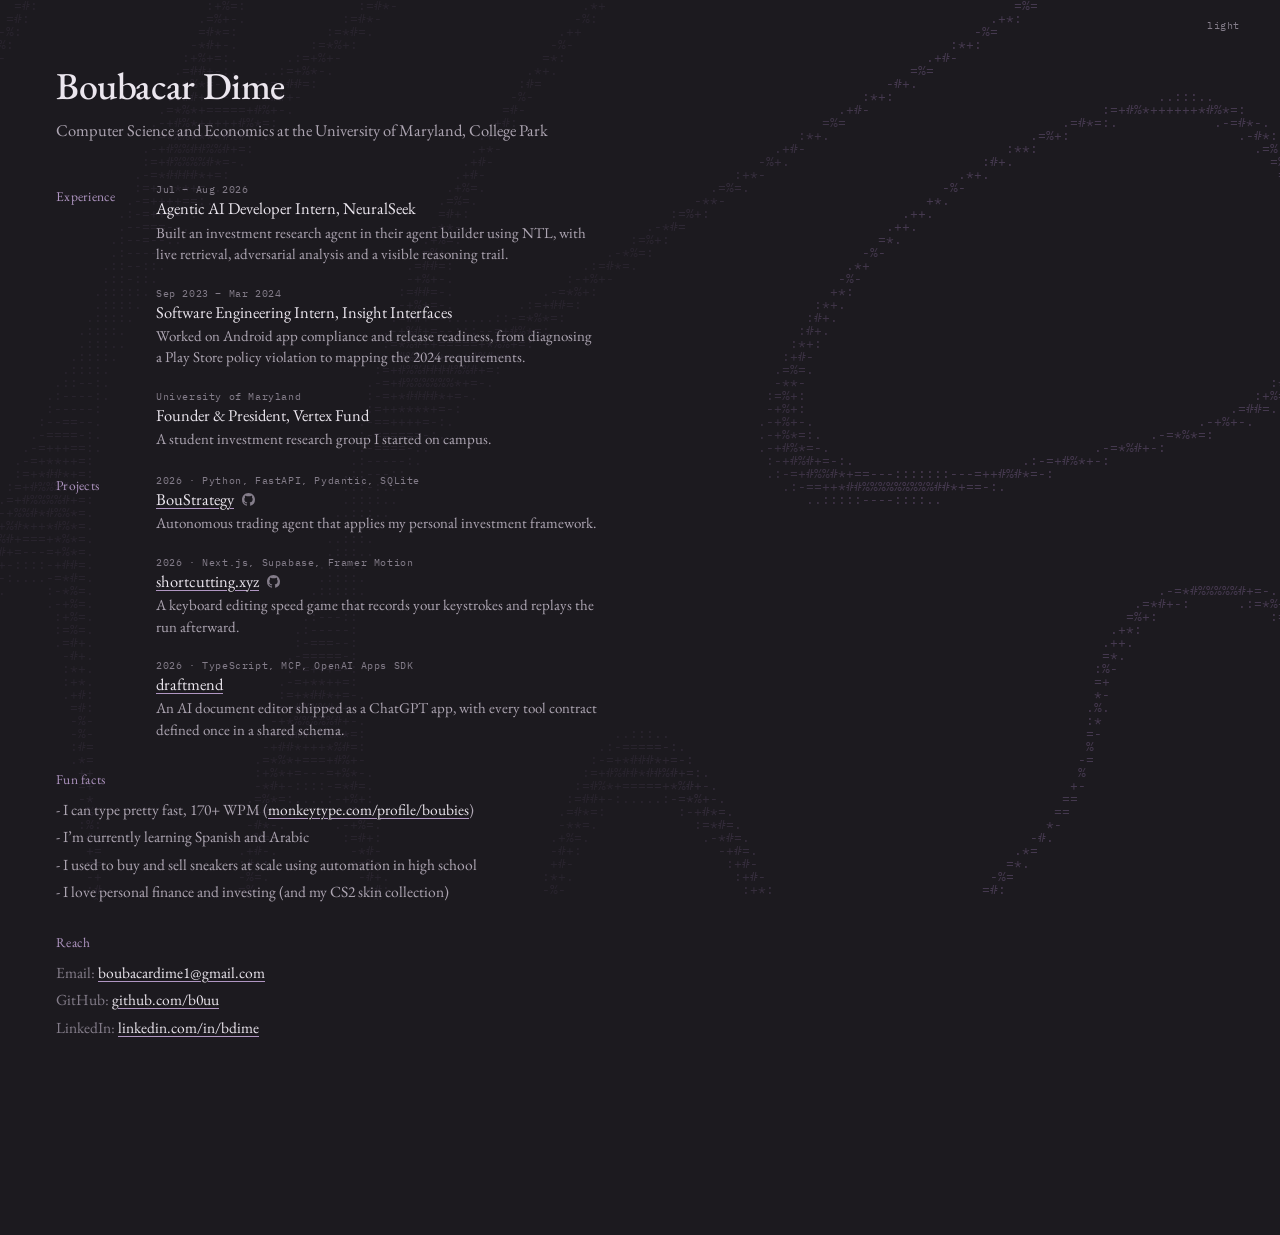
<file: index.html>
<!DOCTYPE html>
<html lang="en" data-theme="dark">
<head>
<meta charset="utf-8">
<meta name="viewport" content="width=device-width, initial-scale=1">
<title>Boubacar Dime</title>
<meta name="description" content="Boubacar Dime — Computer Science and Economics at the University of Maryland, College Park.">
<meta name="theme-color" content="#1c1a1f">
<meta property="og:title" content="Boubacar Dime">
<meta property="og:description" content="Computer Science and Economics at the University of Maryland, College Park.">
<meta property="og:type" content="website">
<link rel="icon" href="data:image/svg+xml,<svg xmlns='http://www.w3.org/2000/svg' viewBox='0 0 32 32'><rect width='32' height='32' rx='4' fill='%231c1a1f'/><text x='16' y='23' font-family='Georgia,serif' font-size='20' fill='%23b096c2' text-anchor='middle'>B</text></svg>">

<script>
  // Applied before first paint so the page never flashes the wrong background.
  try {
    var t = localStorage.getItem('theme');
    if (t !== 'dark' && t !== 'light') t = 'dark';
    document.documentElement.setAttribute('data-theme', t);
  } catch (e) {}
</script>

<link rel="preload" as="font" type="font/woff2" href="/fonts/eb-garamond-var.woff2" crossorigin>
<link rel="preload" as="font" type="font/woff2" href="/fonts/ibm-plex-mono-400.woff2" crossorigin>
<link rel="stylesheet" href="styles.css">
</head>
<body>

<pre id="art" class="art" aria-hidden="true"></pre>

<div class="page">
  <div class="toolbar">
    <button id="theme-toggle" class="toggle" type="button" aria-label="Switch to light theme">light</button>
  </div>

  <header class="header">
    <h1>Boubacar Dime</h1>
    <p class="tagline">Computer Science and Economics at the University of Maryland, College Park</p>
  </header>

  <main class="content">
    <div class="grid">

      <h2 class="label">Experience</h2>
      <div class="items">
        <article>
          <div class="meta">Jul &ndash; Aug 2026</div>
          <div class="title">Agentic AI Developer Intern, NeuralSeek</div>
          <p class="blurb">Built an investment research agent in their agent builder using NTL, with live retrieval, adversarial analysis and a visible reasoning trail.</p>
        </article>
        <article>
          <div class="meta">Sep 2023 &ndash; Mar 2024</div>
          <div class="title">Software Engineering Intern, Insight Interfaces</div>
          <p class="blurb">Worked on Android app compliance and release readiness, from diagnosing a Play Store policy violation to mapping the 2024 requirements.</p>
        </article>
        <article>
          <div class="meta">University of Maryland</div>
          <div class="title">Founder &amp; President, Vertex Fund</div>
          <p class="blurb">A student investment research group I started on campus.</p>
        </article>
      </div>

      <h2 class="label label-projects">Projects</h2>
      <div class="items items-projects">
        <article>
          <div class="meta">2026 &middot; Python, FastAPI, Pydantic, SQLite</div>
          <div class="title"><a target="_blank" rel="noopener noreferrer" href="https://boustrategy.com">BouStrategy</a><a class="repo" target="_blank" rel="noopener noreferrer" href="https://github.com/b0uu/boustrategy" aria-label="BouStrategy on GitHub" title="GitHub"><svg viewBox="0 0 16 16" aria-hidden="true"><path d="M8 0c4.42 0 8 3.58 8 8a8.013 8.013 0 0 1-5.45 7.59c-.4.08-.55-.17-.55-.38 0-.27.01-1.13.01-2.2 0-.75-.25-1.23-.54-1.48 1.78-.2 3.65-.88 3.65-3.95 0-.88-.31-1.59-.82-2.15.08-.2.36-1.02-.08-2.12 0 0-.67-.22-2.2.82-.64-.18-1.32-.27-2-.27-.68 0-1.36.09-2 .27-1.53-1.03-2.2-.82-2.2-.82-.44 1.1-.16 1.92-.08 2.12-.51.56-.82 1.28-.82 2.15 0 3.06 1.86 3.75 3.64 3.95-.23.2-.44.55-.51 1.07-.46.21-1.61.55-2.33-.66-.15-.24-.6-.83-1.23-.82-.67.01-.27.38.01.53.34.19.73.9.82 1.13.16.45.68 1.31 2.69.94 0 .67.01 1.3.01 1.49 0 .21-.15.45-.55.38A7.995 7.995 0 0 1 0 8c0-4.42 3.58-8 8-8Z"/></svg></a></div>
          <p class="blurb">Autonomous trading agent that applies my personal investment framework.</p>
        </article>
        <article>
          <div class="meta">2026 &middot; Next.js, Supabase, Framer Motion</div>
          <div class="title"><a target="_blank" rel="noopener noreferrer" href="https://shortcutting.xyz">shortcutting.xyz</a><a class="repo" target="_blank" rel="noopener noreferrer" href="https://github.com/b0uu/shortcutting" aria-label="shortcutting.xyz on GitHub" title="GitHub"><svg viewBox="0 0 16 16" aria-hidden="true"><path d="M8 0c4.42 0 8 3.58 8 8a8.013 8.013 0 0 1-5.45 7.59c-.4.08-.55-.17-.55-.38 0-.27.01-1.13.01-2.2 0-.75-.25-1.23-.54-1.48 1.78-.2 3.65-.88 3.65-3.95 0-.88-.31-1.59-.82-2.15.08-.2.36-1.02-.08-2.12 0 0-.67-.22-2.2.82-.64-.18-1.32-.27-2-.27-.68 0-1.36.09-2 .27-1.53-1.03-2.2-.82-2.2-.82-.44 1.1-.16 1.92-.08 2.12-.51.56-.82 1.28-.82 2.15 0 3.06 1.86 3.75 3.64 3.95-.23.2-.44.55-.51 1.07-.46.21-1.61.55-2.33-.66-.15-.24-.6-.83-1.23-.82-.67.01-.27.38.01.53.34.19.73.9.82 1.13.16.45.68 1.31 2.69.94 0 .67.01 1.3.01 1.49 0 .21-.15.45-.55.38A7.995 7.995 0 0 1 0 8c0-4.42 3.58-8 8-8Z"/></svg></a></div>
          <p class="blurb">A keyboard editing speed game that records your keystrokes and replays the run afterward.</p>
        </article>
        <article>
          <div class="meta">2026 &middot; TypeScript, MCP, OpenAI Apps SDK</div>
          <div class="title"><a target="_blank" rel="noopener noreferrer" href="https://chatgpt.com/apps/draftmend/asdk_app_6a14f4e1362881918ef25e3d1784e036/">draftmend</a></div>
          <p class="blurb">An AI document editor shipped as a ChatGPT app, with every tool contract defined once in a shared schema.</p>
        </article>
      </div>

      <h2 class="label label-wide">Fun facts</h2>
      <div class="list list-wide">
        <span>- I can type pretty fast, 170+ WPM (<a target="_blank" rel="noopener noreferrer" href="https://monkeytype.com/profile/boubies">monkeytype.com/profile/boubies</a>)</span>
        <span>- I&rsquo;m currently learning Spanish and Arabic</span>
        <span>- I used to buy and sell sneakers at scale using automation in high school</span>
        <span>- I love personal finance and investing (and my CS2 skin collection)</span>
      </div>

      <h2 class="label label-wide">Reach</h2>
      <div class="list list-wide list-reach">
        <span><span class="key">Email:</span> <a href="mailto:boubacardime1@gmail.com">boubacardime1@gmail.com</a></span>
        <span><span class="key">GitHub:</span> <a target="_blank" rel="noopener noreferrer" href="https://github.com/b0uu">github.com/b0uu</a></span>
        <span><span class="key">LinkedIn:</span> <a target="_blank" rel="noopener noreferrer" href="https://linkedin.com/in/bdime">linkedin.com/in/bdime</a></span>
      </div>

    </div>
  </main>
</div>

<script src="main.js"></script>
</body>
</html>
</file>
<file: styles.css>
/* Self-hosted so a cold visit talks to one origin instead of three. Google's
   stylesheet was 14KB of render-blocking CSS declaring 38 faces over 24 files;
   the page only ever uses three, and EB Garamond ships them as a single
   variable font. swap paints text in the fallback immediately. */
@font-face {
  font-family: 'EB Garamond';
  font-style: normal;
  font-weight: 400 500;
  font-display: swap;
  src: url('/fonts/eb-garamond-var.woff2') format('woff2');
}

@font-face {
  font-family: 'IBM Plex Mono';
  font-style: normal;
  font-weight: 400;
  font-display: swap;
  src: url('/fonts/ibm-plex-mono-400.woff2') format('woff2');
}

*, *::before, *::after { box-sizing: border-box; }

html[data-theme="dark"] {
  --bg: #1c1a1f;
  --ink: #ebe6ee;
  --dim: #aea6b3;
  --faint: #847d8a;
  --accent: #b096c2;
  --rule: rgba(235, 230, 238, .15);
  --art: rgba(126, 101, 145, .42);
  color-scheme: dark;
}

html[data-theme="light"] {
  --bg: #f5f0f6;
  --ink: #241d28;
  --dim: #5f5566;
  --faint: #918799;
  --accent: #7b4b96;
  --rule: rgba(36, 29, 40, .14);
  --art: rgba(123, 75, 150, .22);
  color-scheme: light;
}

:root {
  /* Dead space below the content, so there is somewhere to scroll into past
     the last line. The top stays at 0 to keep the header at the height the
     design puts it at - give at the top comes from the overscroll bounce
     instead, which costs no layout space. */
  --buffer-top: 0px;
  --buffer-bottom: max(96px, 12vh);
}

/* The background colour lives on <html> so the overscroll / rubber-band area
   at the top and bottom of the page paints in the theme colour instead of
   revealing white. `contain` keeps that elastic bounce as real give at both
   ends while still blocking scroll chaining and pull-to-refresh; `none` would
   suppress the bounce entirely. */
html {
  background: var(--bg);
  overscroll-behavior-y: contain;
}

body {
  margin: 0;
  min-height: 100vh;
  background: var(--bg);
  color: var(--ink);
  font-family: 'EB Garamond', Georgia, serif;
  -webkit-font-smoothing: antialiased;
  overscroll-behavior-y: contain;
}

a {
  color: var(--ink);
  text-decoration: underline;
  text-decoration-color: var(--accent);
  text-underline-offset: 3px;
  text-decoration-thickness: 1px;
}
a:hover { color: var(--accent); }

/* ---- Generative ASCII backdrop -------------------------------------------
   position: fixed pins it to the viewport, so it never scrolls, shifts, or
   runs out at the top or bottom of the document no matter how long the page
   gets. It is regenerated on resize to fill the new viewport exactly. */
.art {
  position: fixed;
  top: -14px;
  left: -10px;
  right: 0;
  bottom: 0;
  z-index: 0;
  margin: 0;
  overflow: hidden;
  pointer-events: none;
  user-select: none;
  font-family: 'IBM Plex Mono', ui-monospace, monospace;
  font-size: 13px;
  line-height: 13px;
  white-space: pre;
  color: var(--art);
}

/* Legibility: hold the art back where the text column actually sits, and let
   it run at full strength in the empty space to the right. The mask is in the
   art layer's own coordinates, which start 10px left of the viewport. */
@media (min-width: 900px) {
  .art {
    -webkit-mask-image: linear-gradient(to right,
      rgba(0, 0, 0, .3) 0, rgba(0, 0, 0, .3) 640px, rgba(0, 0, 0, 1) 900px);
    mask-image: linear-gradient(to right,
      rgba(0, 0, 0, .3) 0, rgba(0, 0, 0, .3) 640px, rgba(0, 0, 0, 1) 900px);
  }
}

/* Below that the text spans the full width, so there is no clear area to
   protect - just take the whole layer down. */
@media (max-width: 899px) {
  .art { opacity: .42; }
}

.page {
  position: relative;
  z-index: 2;
  min-height: 100vh;
  padding-top: var(--buffer-top);
  padding-bottom: var(--buffer-bottom);
}

.toolbar {
  display: flex;
  justify-content: flex-end;
  padding: 14px 40px 0;
}

/* Deliberately not a bordered pill: it borrows the same 10px mono treatment
   the date/stack meta lines use, so it reads as part of the type system
   rather than as a control bolted on top of it. min-height holds the 23px
   the old button occupied, so the header below it does not shift. */
.toggle {
  background: none;
  border: 0;
  padding: 0;
  min-height: 23px;
  display: inline-flex;
  align-items: center;
  color: var(--faint);
  font-family: 'IBM Plex Mono', ui-monospace, monospace;
  font-size: 10px;
  letter-spacing: .06em;
  cursor: pointer;
  border-bottom: 1px solid transparent;
}
.toggle:hover {
  color: var(--accent);
  border-bottom-color: var(--accent);
}
.toggle:focus-visible {
  outline: 1px solid var(--accent);
  outline-offset: 3px;
}

.header { padding: 30px 44px 22px 56px; }

.header h1 {
  margin: 0;
  font-size: clamp(27px, 3.4vw, 38px);
  font-weight: 500;
  line-height: 1.02;
  letter-spacing: -.01em;
}

.tagline {
  margin: 12px 0 0;
  white-space: nowrap;
  font-size: 16.5px;
  line-height: 1.55;
  color: var(--dim);
}

.content {
  max-width: 640px;
  padding: 18px 40px 88px 56px;
}

.grid {
  display: grid;
  grid-template-columns: 82px minmax(0, 1fr);
  gap: 0 18px;
}

.label {
  margin: 0;
  font-size: 13.5px;
  font-weight: 400;
  letter-spacing: .02em;
  color: var(--accent);
  padding-top: 4px;
}
.label-projects { padding-top: 26px; }
.label-wide { grid-column: 1 / -1; padding-top: 30px; }

.items {
  display: flex;
  flex-direction: column;
  gap: 22px;
}
.items-projects { padding-top: 24px; }

.meta {
  font-family: 'IBM Plex Mono', ui-monospace, monospace;
  font-size: 10px;
  letter-spacing: .06em;
  color: var(--faint);
}

.title {
  font-size: 16.5px;
  line-height: 1.25;
  margin-top: 2px;
}

/* Repo link beside a project title: an icon rather than a second text link,
   kept in the faint meta colour so the project name stays the main target. */
.repo {
  margin-left: 8px;
  color: var(--faint);
  text-decoration: none;
}
.repo:hover { color: var(--accent); }
.repo:focus-visible {
  outline: 1px solid var(--accent);
  outline-offset: 2px;
}
.repo svg {
  width: 13px;
  height: 13px;
  vertical-align: -1px;
  fill: currentColor;
}

.blurb {
  margin: 3px 0 0;
  font-size: 15px;
  line-height: 1.42;
  color: var(--dim);
}

.list {
  display: flex;
  flex-direction: column;
  gap: 4px;
  padding-top: 10px;
  font-size: 15.5px;
  line-height: 1.5;
  color: var(--dim);
}
.list-wide { grid-column: 1 / -1; }
.list-reach { color: var(--ink); }
.key { color: var(--faint); }

@media (max-width: 720px) {
  .tagline { white-space: normal; }
}

@media (max-width: 560px) {
  .toolbar { padding: 14px 22px 0; }
  .header { padding: 24px 22px 18px; }
  .content { padding: 14px 22px 64px; }
  .grid { grid-template-columns: 1fr; }
  .label, .label-projects, .label-wide { padding-top: 26px; }
  .items, .items-projects { padding-top: 10px; }
}
</file>
